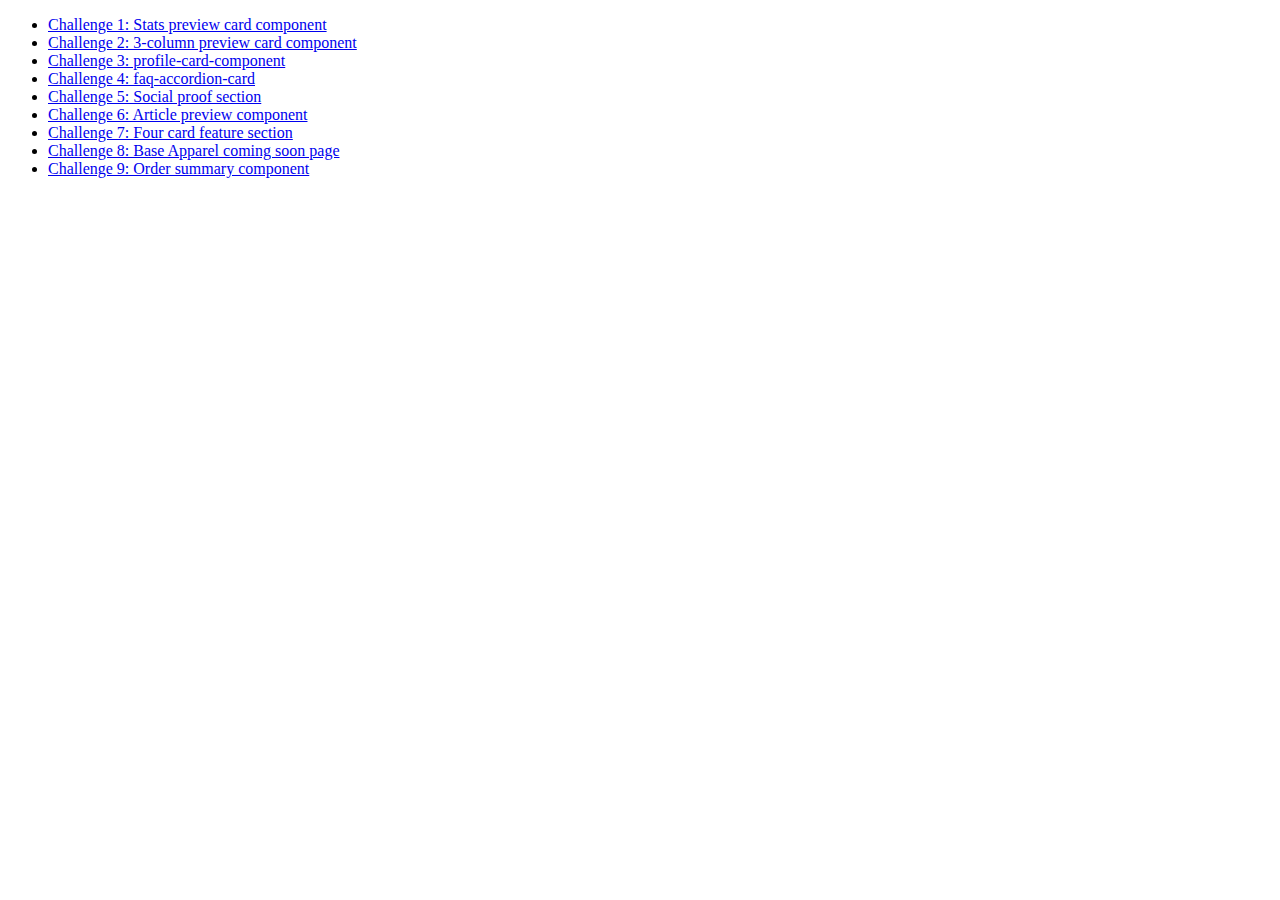
<file: index.html>
<!DOCTYPE html>
<html lang="en">
  <head>
    <meta charset="UTF-8" />
    <meta http-equiv="X-UA-Compatible" content="IE=edge" />
    <meta name="viewport" content="width=device-width, initial-scale=1.0" />

    <title>Frontendmentor Challenges</title>
  </head>
  <body>
    <ul>
      <li>
        <a href="./Stats preview card component/"
          >Challenge 1: Stats preview card component</a
        >
      </li>
      <li>
        <a href="./3-column-preview-card-component-main"
          >Challenge 2: 3-column preview card component</a
        >
      </li>
      <li>
        <a href="./profile-card-component-main"
          >Challenge 3: profile-card-component</a
        >
      </li>
      <li>
        <a href="./faq-accordion-card-main">Challenge 4: faq-accordion-card</a>
      </li>
      <li>
        <a href="./social-proof-section-master/"
          >Challenge 5: Social proof section</a
        >
      </li>
      <li>
        <a href="./article-preview-component-master/"
          >Challenge 6: Article preview component</a
        >
      </li>
      <li>
        <a href="./four-card-feature-section-master/"
          >Challenge 7: Four card feature section</a
        >
      </li>
      <li>
        <a href="./base-apparel-coming-soon-master/"
          >Challenge 8: Base Apparel coming soon page</a
        >
      </li>
      <li>
        <a href="./order-summary-component-main/"
          >Challenge 9: Order summary component</a
        >
      </li>
    </ul>
  </body>
</html>
</file>
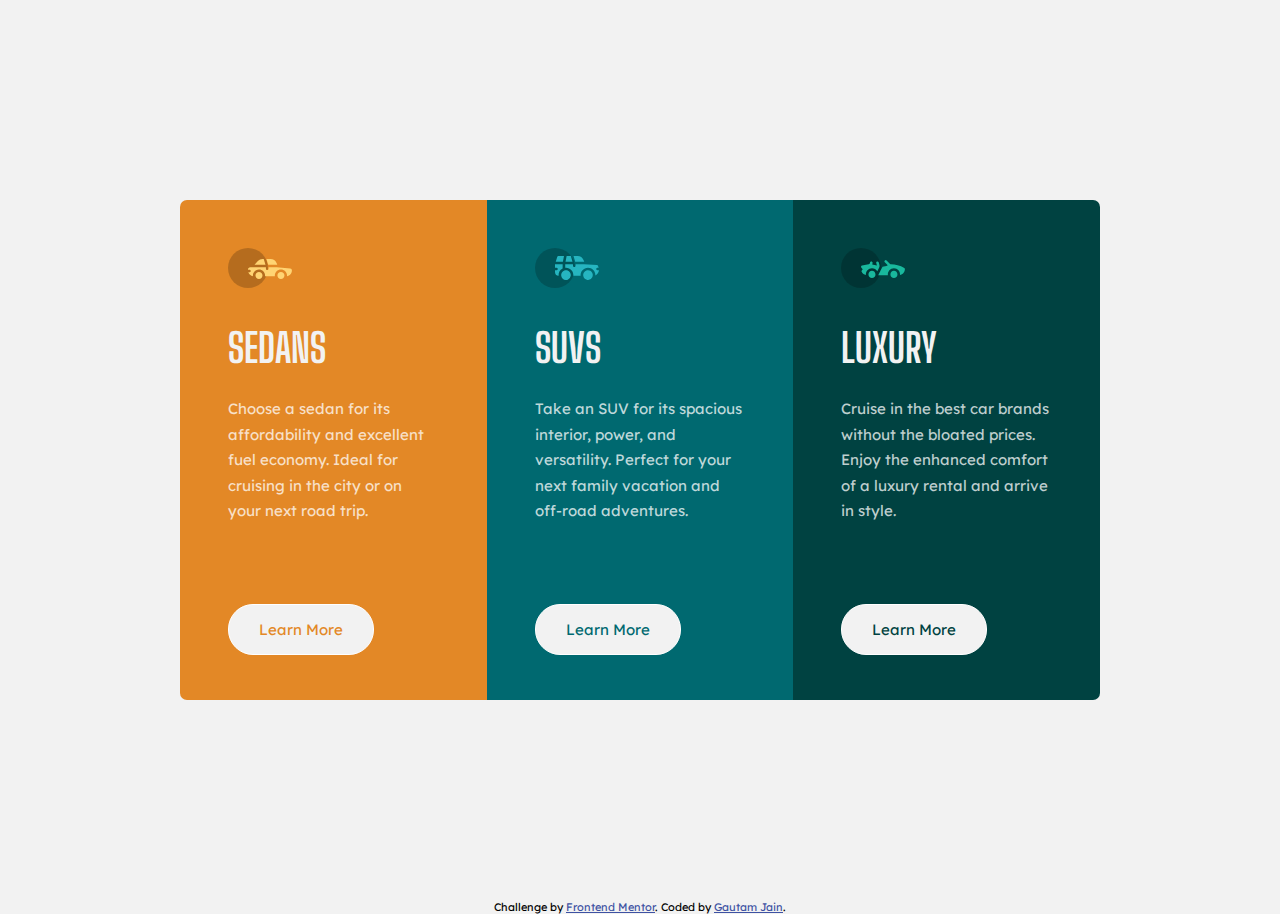
<file: 3-column-preview-card-component-main/index.html>
<!DOCTYPE html>
<html lang="en">
  <head>
    <meta charset="UTF-8" />
    <meta name="viewport" content="width=device-width, initial-scale=1.0" />
    <!-- displays site properly based on user's device -->

    <link
      rel="icon"
      type="image/png"
      sizes="32x32"
      href="./images/favicon-32x32.png"
    />
    <link rel="stylesheet" href="style.css" />
    <title>Frontend Mentor | 3-column preview card component</title>

    <!-- Feel free to remove these styles or customise in your own stylesheet 👍 -->
    <style>
      .attribution {
        font-size: 11px;
        text-align: center;
      }
      .attribution a {
        color: hsl(228, 45%, 44%);
      }
    </style>
  </head>
  <body>
    <main>
      <section>
        <section class="card bright-orange">
          <img src="./images/icon-sedans.svg" alt="" />

          <h1>Sedans</h1>
          <p>
            Choose a sedan for its affordability and excellent fuel economy.
            Ideal for cruising in the city or on your next road trip.
          </p>
          <button class="button">Learn More</button>
        </section>
        <section class="card dark-cyan">
          <img src="./images/icon-suvs.svg" alt="" />
          <h1>SUVs</h1>
          <p>
            Take an SUV for its spacious interior, power, and versatility.
            Perfect for your next family vacation and off-road adventures.
          </p>
          <button class="button">Learn More</button>
        </section>
        <section class="card very-dark-cyan">
          <img src="./images/icon-luxury.svg" alt="" />
          <h1>Luxury</h1>
          <p>
            Cruise in the best car brands without the bloated prices. Enjoy the
            enhanced comfort of a luxury rental and arrive in style.
          </p>
          <button class="button">Learn More</button>
        </section>
      </section>
    </main>

    <div class="attribution">
      Challenge by
      <a href="https://www.frontendmentor.io?ref=challenge" target="_blank"
        >Frontend Mentor</a
      >. Coded by <a href="https://www.gautamji.com">Gautam Jain</a>.
    </div>
  </body>
</html>
</file>
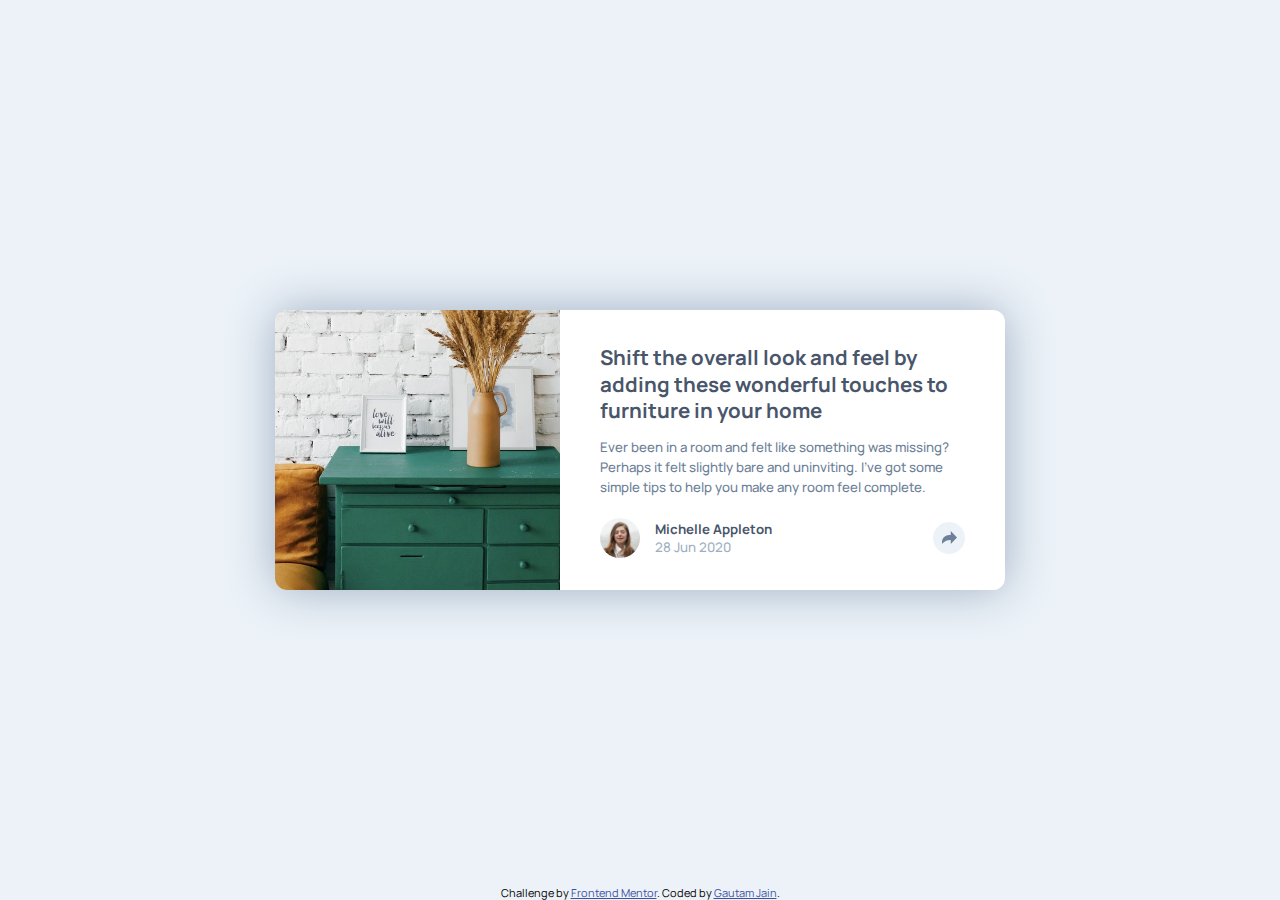
<file: article-preview-component-master/index.html>
<!DOCTYPE html>
<html lang="en">
  <head>
    <meta charset="UTF-8" />
    <meta name="viewport" content="width=device-width, initial-scale=1.0" />
    <!-- displays site properly based on user's device -->

    <link
      rel="icon"
      type="image/png"
      sizes="32x32"
      href="./images/favicon-32x32.png"
    />
    <link rel="stylesheet" href="style.css" />

    <title>Frontend Mentor | Article preview component</title>

    <!-- Feel free to remove these styles or customise in your own stylesheet 👍 -->
    <style>
      .attribution {
        font-size: 11px;
        text-align: center;
      }
      .attribution a {
        color: hsl(228, 45%, 44%);
      }
    </style>
  </head>
  <body>
    <!-- <picture
      style="
        position: absolute;
        opacity: 0.2;
        display: block;
        pointer-events: none;
        z-index: 10;
        top: 0;
        left: 0;
      "
    >
      <source
        media="(min-width:1440px)"
        srcset="./design/desktop-active-state.jpg"
      />
      <img src="./design/mobile-design.jpg" alt="" />
    </picture> -->
    <main>
      <div class="card-image">
        <img src="./images/drawers.jpg" alt="" />
      </div>
      <div class="card-details">
        <h1>
          Shift the overall look and feel by adding these wonderful touches to
          furniture in your home
        </h1>
        <p>
          Ever been in a room and felt like something was missing? Perhaps it
          felt slightly bare and uninviting. I’ve got some simple tips to help
          you make any room feel complete.
        </p>

        <div class="card-actions">
          <div class="author">
            <img class="avatar" src="./images/avatar-michelle.jpg" alt="" />
            <div>
              <h2>Michelle Appleton</h2>
              <h3>28 Jun 2020</h3>
            </div>
            <a class="share-button">
              <img src="./images/icon-share.svg" alt="" />
            </a>
          </div>
          <div class="overlay"></div>
          <div id="share" class="share">
            <span>Share</span>
            <button class="button">
              <img src="./images/icon-facebook.svg" alt="" />
            </button>
            <button class="button">
              <img src="./images/icon-twitter.svg" alt="" />
            </button>
            <button class="button">
              <img src="./images/icon-pinterest.svg" alt="" />
            </button>
          </div>
        </div>
      </div>
    </main>

    <footer class="attribution">
      Challenge by
      <a href="https://www.frontendmentor.io?ref=challenge" target="_blank"
        >Frontend Mentor</a
      >. Coded by <a href="https://gautamji.com">Gautam Jain</a>.
    </footer>
    <script>
      const shareBtn = document.querySelector(".share-button");
      const shareBar = document.querySelector(".share");
      const overlay = document.querySelector(".overlay");
      shareBtn.addEventListener("click", () => {
        shareBar.classList.toggle("show");
        overlay.style.display = "block";
      });
      overlay.addEventListener("click", () => {
        shareBar.classList.remove("show");
        overlay.style.display = "none";
      });
    </script>
  </body>
</html>
</file>
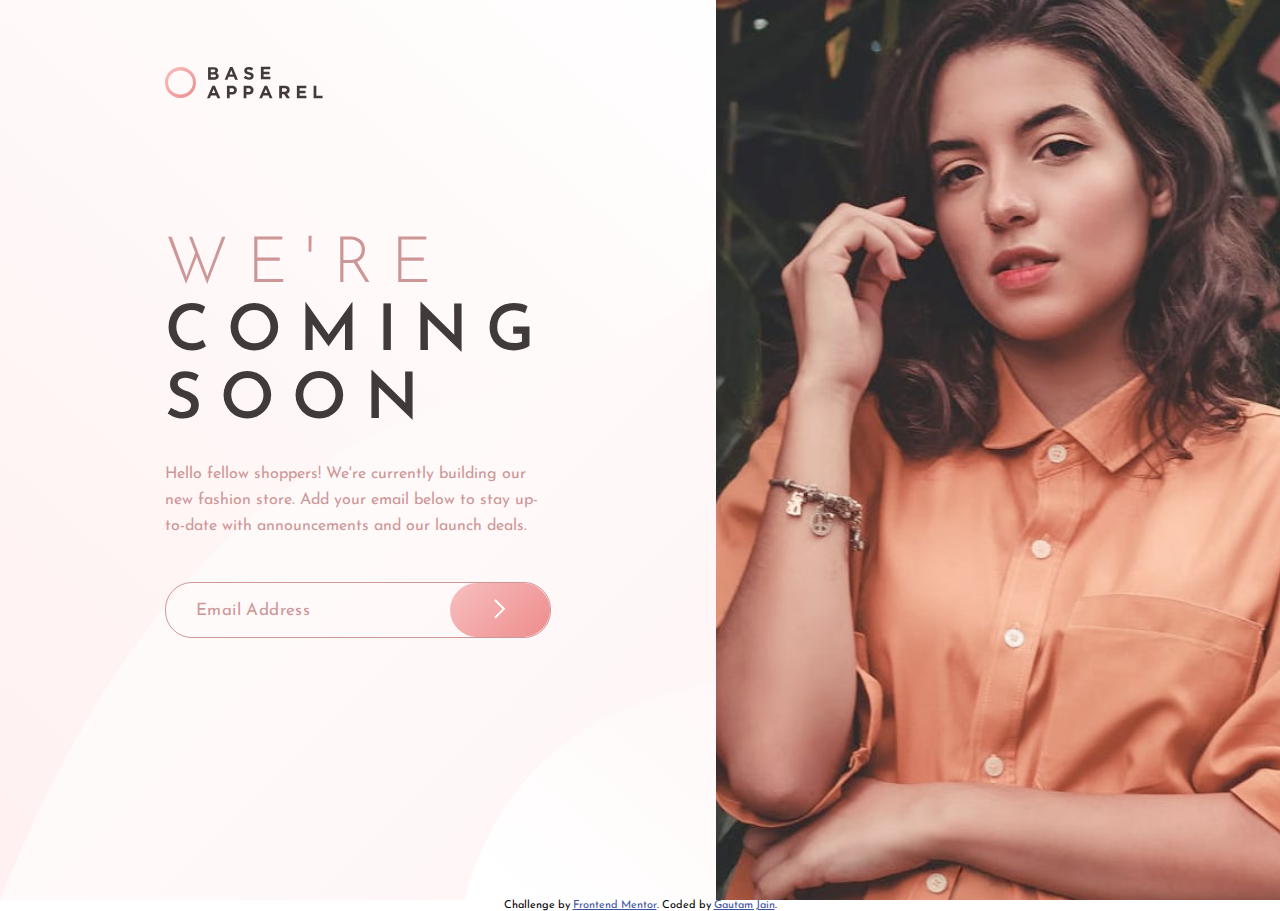
<file: base-apparel-coming-soon-master/index.html>
<!DOCTYPE html>
<html lang="en">
  <head>
    <meta charset="UTF-8" />
    <meta name="viewport" content="width=device-width, initial-scale=1.0" />
    <!-- displays site properly based on user's device -->

    <link
      rel="icon"
      type="image/png"
      sizes="32x32"
      href="./images/favicon-32x32.png"
    />

    <title>Frontend Mentor | Base Apparel coming soon page</title>
    <link rel="stylesheet" href="style.css" />

    <!-- Feel free to remove these styles or customise in your own stylesheet 👍 -->
    <style>
      .attribution {
        font-size: 11px;
        text-align: center;
      }
      .attribution a {
        color: hsl(228, 45%, 44%);
      }
    </style>
  </head>
  <body>
    <!-- <picture
      style="
        position: absolute;
        opacity: 0.2;
        display: block;
        pointer-events: none;
        z-index: 10;
        top: 0;
        left: 0;
      "
    >
      <source media="(min-width:1440px)" srcset="./design/active-states.jpg" />
      <img src="./design/mobile-design.jpg" alt="" />
    </picture> -->
    <main>
      <div class=container>
        <header>
          <img src="./images/logo.svg" alt="" />
        </header>
        <div class=main>
             <div>
               <section class="hero">
                         <img src="./images/hero-mobile.jpg" alt="" />
                       </section>
                       <h1><span> We're </span><span>coming</span><span>soon</span></h1>
                       <p>
                         Hello fellow shoppers! We're currently building our new fashion store. Add
                         your email below to stay up-to-date with announcements and our launch
                         deals.
                       </p>
                       <form action=""></form>
                       <div class="form">
                           <div class="email-form">
                <input type="email" class="email-field" placeholder="Email Address" />
                <img class="error-icon" src="./images/icon-error.svg" alt="" />
                <button onclick="isFormValid()" class="email-submit-btn">
                  <img src="./images/icon-arrow.svg" alt="" class="form__btn-icon" />
                </button>
                           </div>
                           <div class="info"></div>
                       
                       
                       </div>
                       </form>
             </div>
          
        </div>
     
      </div>
     
      <picture >
        <source media="(max-width: 800px)" 
            sizes="1px"
srcset="[data-uri] 1w"/>
        <img src="./images/hero-desktop.jpg" alt="">
      </picture>
    </main>
  

    <footer>
      <p class="attribution">
        Challenge by
        <a href="https://www.frontendmentor.io?ref=challenge" target="_blank"
          >Frontend Mentor</a
        >. Coded by <a href="https://gautamji.com">Gautam Jain</a>.
      </p>
    </footer>
    <script src="script.js"></script>
  </body>
</html>
</file>
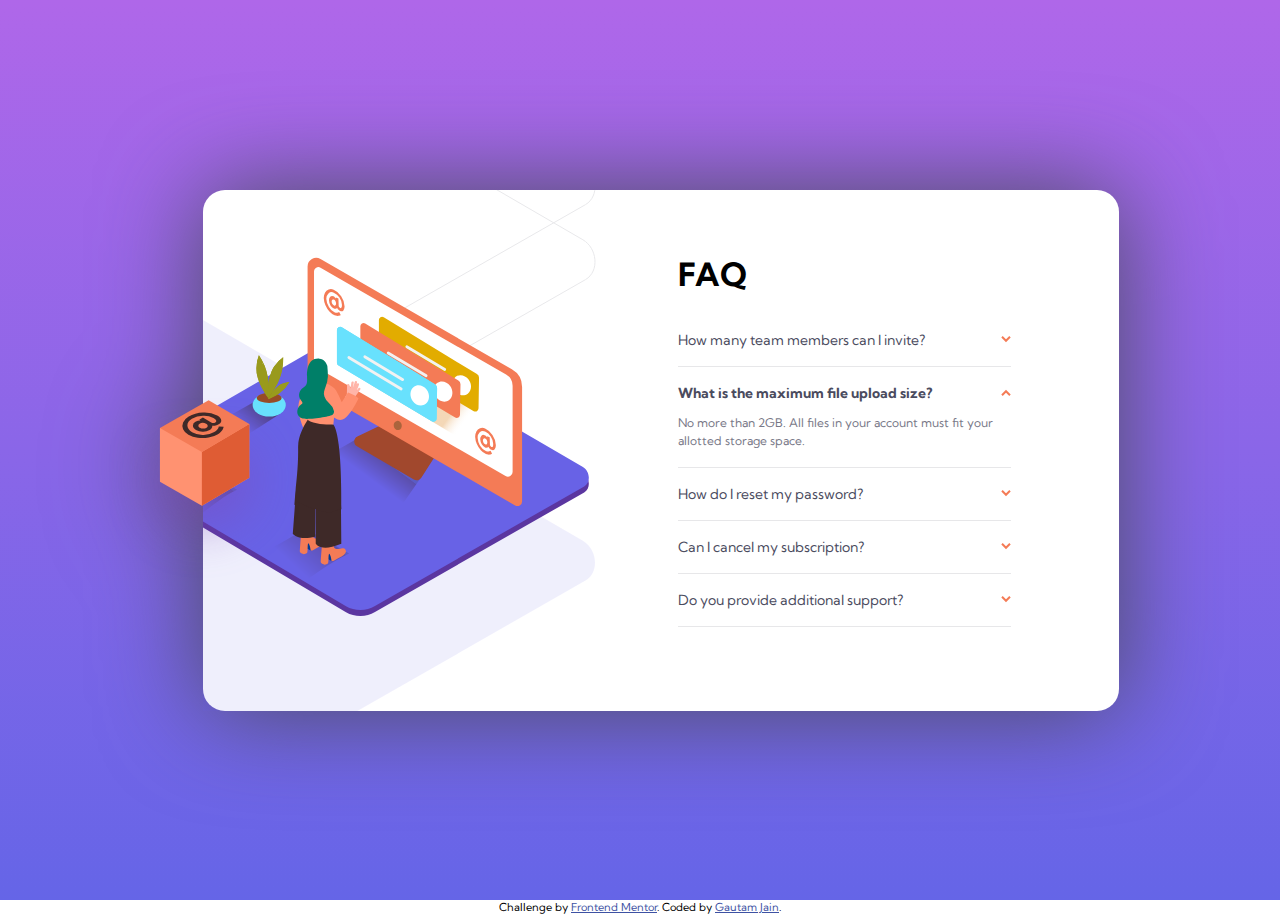
<file: faq-accordion-card-main/index.html>
<!DOCTYPE html>
<html lang="en">
  <head>
    <meta charset="UTF-8" />
    <meta name="viewport" content="width=device-width, initial-scale=1.0" />
    <!-- displays site properly based on user's device -->

    <link
      rel="icon"
      type="image/png"
      sizes="32x32"
      href="./images/favicon-32x32.png"
    />
    <link rel="stylesheet" href="style.css" />

    <title>Frontend Mentor | FAQ Accordion Card</title>

    <!-- Feel free to remove these styles or customise in your own stylesheet 👍 -->
    <style>
      .attribution {
        font-size: 11px;
        text-align: center;
      }
      .attribution a {
        color: hsl(228, 45%, 44%);
      }
    </style>
  </head>
  <body>
    <picture
      style="
        position: absolute;
        opacity: 0.2;
        display: none;
        pointer-events: none;
        z-index: 10;
        top: 0;
        left: 0;
      "
    >
      <source media="(min-width:1440px)" srcset="./design/desktop-design.jpg" />
      <img src="./design/mobile-design.jpg" alt="" />
    </picture>

    <main>
      <section class="card">
        <div class="left">
          <img class="box" src="./images/illustration-box-desktop.svg" alt="" />

          <div class="image-wrapper">
            <img src="./images/illustration-woman-online-desktop.svg" alt="" />
          </div>
          <picture class="mobile-image">
            <img src="./images/illustration-woman-online-mobile.svg" alt="" />
          </picture>
        </div>
        <div class="right">
          <h1>FAQ</h1>
          <ul>
            <li>
              <div class="button">
                <div>How many team members can I invite?</div>
                <img src="./images/icon-arrow-down.svg" alt="" />
              </div>

              <div class="panel">
                You can invite up to 2 additional users on the Free plan. There
                is no limit on team members for the Premium plan.
              </div>
            </li>

            <li>
              <div class="button active">
                <div>What is the maximum file upload size?</div>
                <img src="./images/icon-arrow-down.svg" alt="" />
              </div>

              <div class="panel show">
                No more than 2GB. All files in your account must fit your
                allotted storage space.
              </div>
            </li>
            <li>
              <div class="button">
                <div>How do I reset my password?</div>
                <img src="./images/icon-arrow-down.svg" alt="" />
              </div>

              <div class="panel">
                Click “Forgot password” from the login page or “Change password”
                from your profile page. A reset link will be emailed to you.
              </div>
            </li>
            <li>
              <div class="button">
                <div>Can I cancel my subscription?</div>
                <img src="./images/icon-arrow-down.svg" alt="" />
              </div>

              <div class="panel">
                Yes! Send us a message and we’ll process your request no
                questions asked.
              </div>
            </li>
            <li>
              <div class="button">
                <div>Do you provide additional support?</div>
                <img src="./images/icon-arrow-down.svg" alt="" />
              </div>

              <div class="panel">
                Chat and email support is available 24/7. Phone lines are open
                during normal business hours.
              </div>
            </li>
          </ul>
        </div>
      </section>
    </main>

    <footer class="attribution">
      Challenge by
      <a href="https://www.frontendmentor.io?ref=challenge" target="_blank"
        >Frontend Mentor</a
      >. Coded by <a href="https://gautamji.com">Gautam Jain</a>.
    </footer>
    <script src="./script.js"></script>
  </body>
</html>
</file>
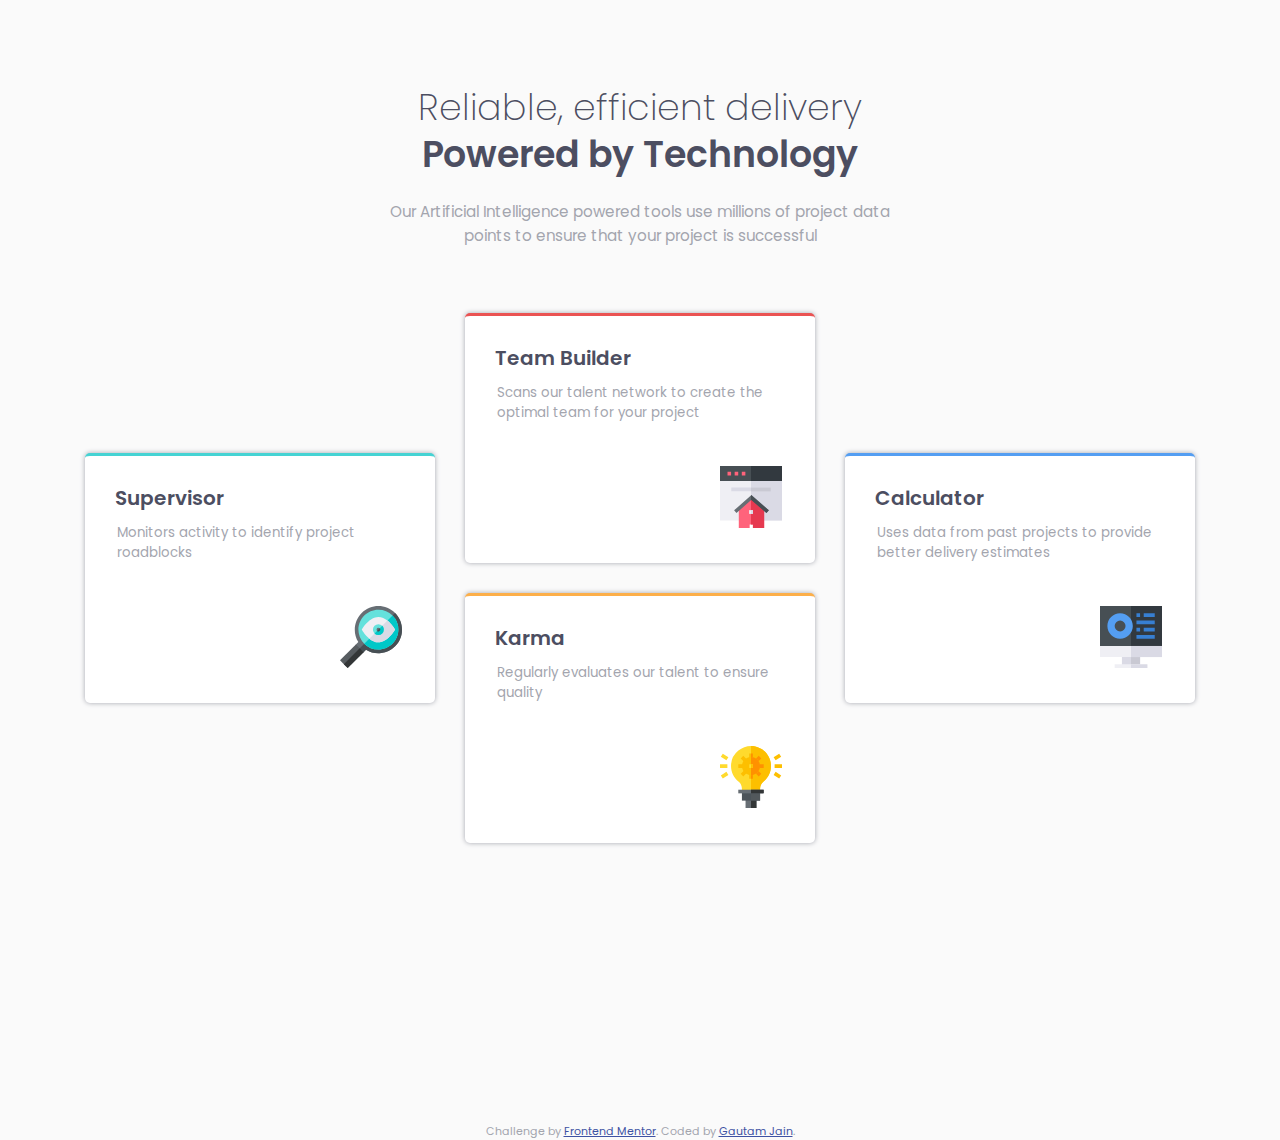
<file: four-card-feature-section-master/index.html>
<!DOCTYPE html>
<html lang="en">
  <head>
    <meta charset="UTF-8" />
    <meta name="viewport" content="width=device-width, initial-scale=1.0" />
    <!-- displays site properly based on user's device -->

    <link
      rel="icon"
      type="image/png"
      sizes="32x32"
      href="./images/favicon-32x32.png"
    />
    <link rel="stylesheet" href="style.css" />

    <title>Frontend Mentor | Four card feature section</title>

    <!-- Feel free to remove these styles or customise in your own stylesheet 👍 -->
    <style>
      .attribution {
        font-size: 11px;
        text-align: center;
      }
      .attribution a {
        color: hsl(228, 45%, 44%);
      }
    </style>
  </head>
  <body>
    <!-- <picture
      style="
        position: absolute;
        opacity: 0.2;
        display: block;
        pointer-events: none;
        z-index: 10;
        top: 0;
        left: 0;
      "
    >
      <source media="(min-width:1440px)" srcset="./design/desktop-design.jpg" />
      <img src="./design/mobile-design.jpg" alt="" />
    </picture> -->
    <main>
      <h1>Reliable, efficient delivery</h1>
      <h2>Powered by Technology</h2>
      <h3>
        Our Artificial Intelligence powered tools use millions of project data
        points to ensure that your project is successful
      </h3>

      <section class="card-container">
        <section class="card cyan">
          <h1>Supervisor</h1>
          <p>Monitors activity to identify project roadblocks</p>
          <img src="./images/icon-supervisor.svg" alt="" />
        </section>
        <section class="card red">
          <h1>Team Builder</h1>
          <p>
            Scans our talent network to create the optimal team for your project
          </p>
          <img src="./images/icon-team-builder.svg" alt="" />
        </section>
        <section class="card orange">
          <h1>Karma</h1>
          <p>Regularly evaluates our talent to ensure quality</p>
          <img src="./images/icon-karma.svg" alt="" />
        </section>
        <section class="card blue">
          <h1>Calculator</h1>
          <p>
            Uses data from past projects to provide better delivery estimates
          </p>
          <img src="./images/icon-calculator.svg" alt="" />
        </section>
      </section>
    </main>

    <footer>
      <p class="attribution">
        Challenge by
        <a href="https://www.frontendmentor.io?ref=challenge" target="_blank"
          >Frontend Mentor</a
        >. Coded by <a href="https://gautamji.com">Gautam Jain</a>.
      </p>
    </footer>
  </body>
</html>
</file>
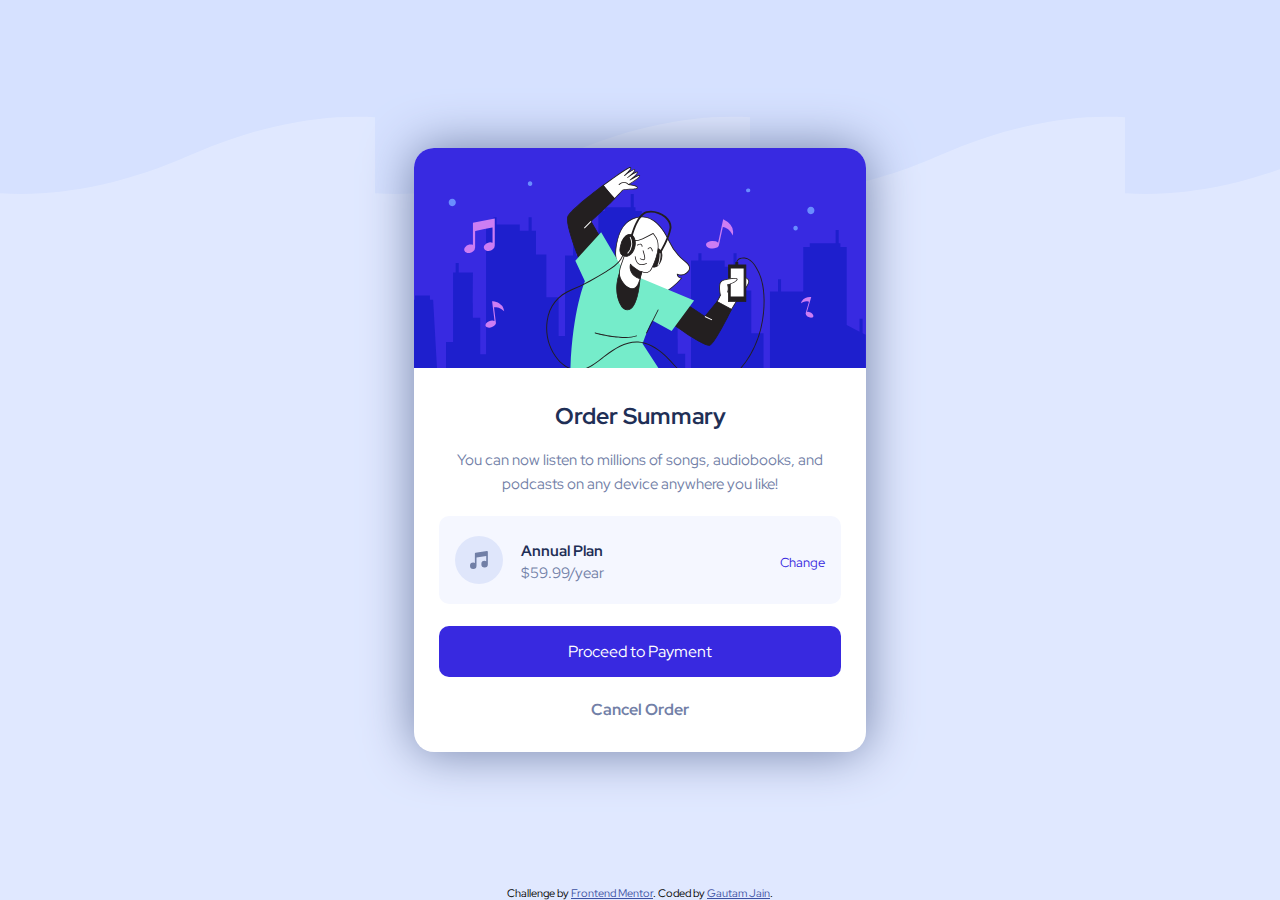
<file: order-summary-component-main/index.html>
<!DOCTYPE html>
<html lang="en">
  <head>
    <meta charset="UTF-8" />
    <meta name="viewport" content="width=device-width, initial-scale=1.0" />
    <!-- displays site properly based on user's device -->

    <link
      rel="icon"
      type="image/png"
      sizes="32x32"
      href="./images/favicon-32x32.png"
    />
    <link rel="stylesheet" href="style.css" />
    <title>Frontend Mentor | Order summary card</title>

    <!-- Feel free to remove these styles or customise in your own stylesheet 👍 -->
    <style>
      .attribution {
        font-size: 11px;
        text-align: center;
      }
      .attribution a {
        color: hsl(228, 45%, 44%);
      }
    </style>
  </head>
  <body>
    <!-- <picture
      style="
        position: absolute;
        opacity: 0.2;
        display: block;
        pointer-events: none;
        z-index: 10;
        top: 0;
        left: 0;
      "
    >
      <source media="(min-width:1440px)" srcset="./design/desktop-design.jpg" />
      <img src="./design/mobile-design.jpg" alt="" />
    </picture> -->
    <main>
      <img src="./images/illustration-hero.svg" alt="" />
      <h1>Order Summary</h1>
      <p>
        You can now listen to millions of songs, audiobooks, and podcasts on any
        device anywhere you like!
      </p>
      <div class="selected-plan">
        <img src="./images/icon-music.svg" alt="" />
        <div>
          <h2>Annual Plan</h2>
          <p>$59.99/year</p>
        </div>
        <a href="" class="change-plan-link">Change</a>
      </div>
      <a href="" class="payment-link">Proceed to Payment</a>
      <a href="" class="cancel-link">Cancel Order</a>
    </main>

    <footer class="attribution">
      Challenge by
      <a href="https://www.frontendmentor.io?ref=challenge" target="_blank"
        >Frontend Mentor</a
      >. Coded by <a href="https://gautamji.com">Gautam Jain</a>.
    </footer>
  </body>
</html>
</file>
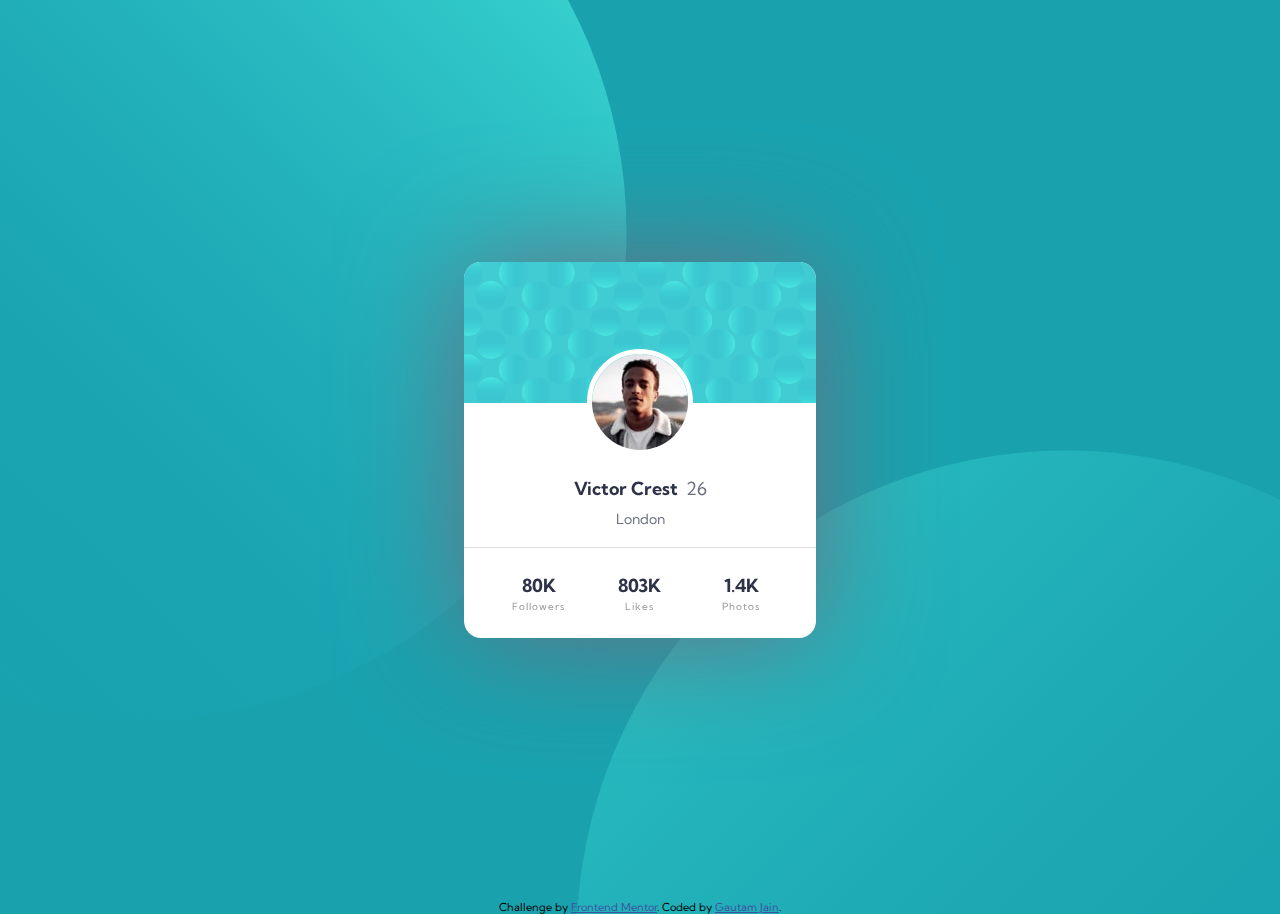
<file: profile-card-component-main/index.html>
<!DOCTYPE html>
<html lang="en">
  <head>
    <meta charset="UTF-8" />
    <meta name="viewport" content="width=device-width, initial-scale=1.0" />
    <!-- displays site properly based on user's device -->
    <link rel="stylesheet" href="style.css" />
  

    <link
      rel="icon"
      type="image/png"
      sizes="32x32"
      href="./images/favicon-32x32.png"
    />

    <title>Frontend Mentor | Profile card component</title>

    <!-- Feel free to remove these styles or customise in your own stylesheet 👍 -->
    <style>
      .attribution {
        font-size: 11px;
        text-align: center;
      }
      .attribution a {
        color: hsl(228, 45%, 44%);
      }
    </style>
  </head>
  <body>

    <main>
      <div class="card">
        <img class="cover" src="./images/bg-pattern-card.svg" alt=''>
        </img>
         <img src="./images/image-victor.jpg" alt="" class="profile-pic" />
        <h1>Victor Crest <span>26</span></h1>
        <h2>London</h2>
        <div class="stats">

          
          <div> <div>80K</div> Followers </div>
          <div> <div>803K</div> Likes</div
          ><div><div> 1.4K</div> Photos</div>
        </div>
      </div>
    </main>

    <footer class="attribution">
      Challenge by
      <a href="https://www.frontendmentor.io?ref=challenge" target="_blank"
        >Frontend Mentor</a
      >. Coded by <a href="https://www.gautamji.com">Gautam Jain</a>.
    </footer>
  </body>
</html>
</file>
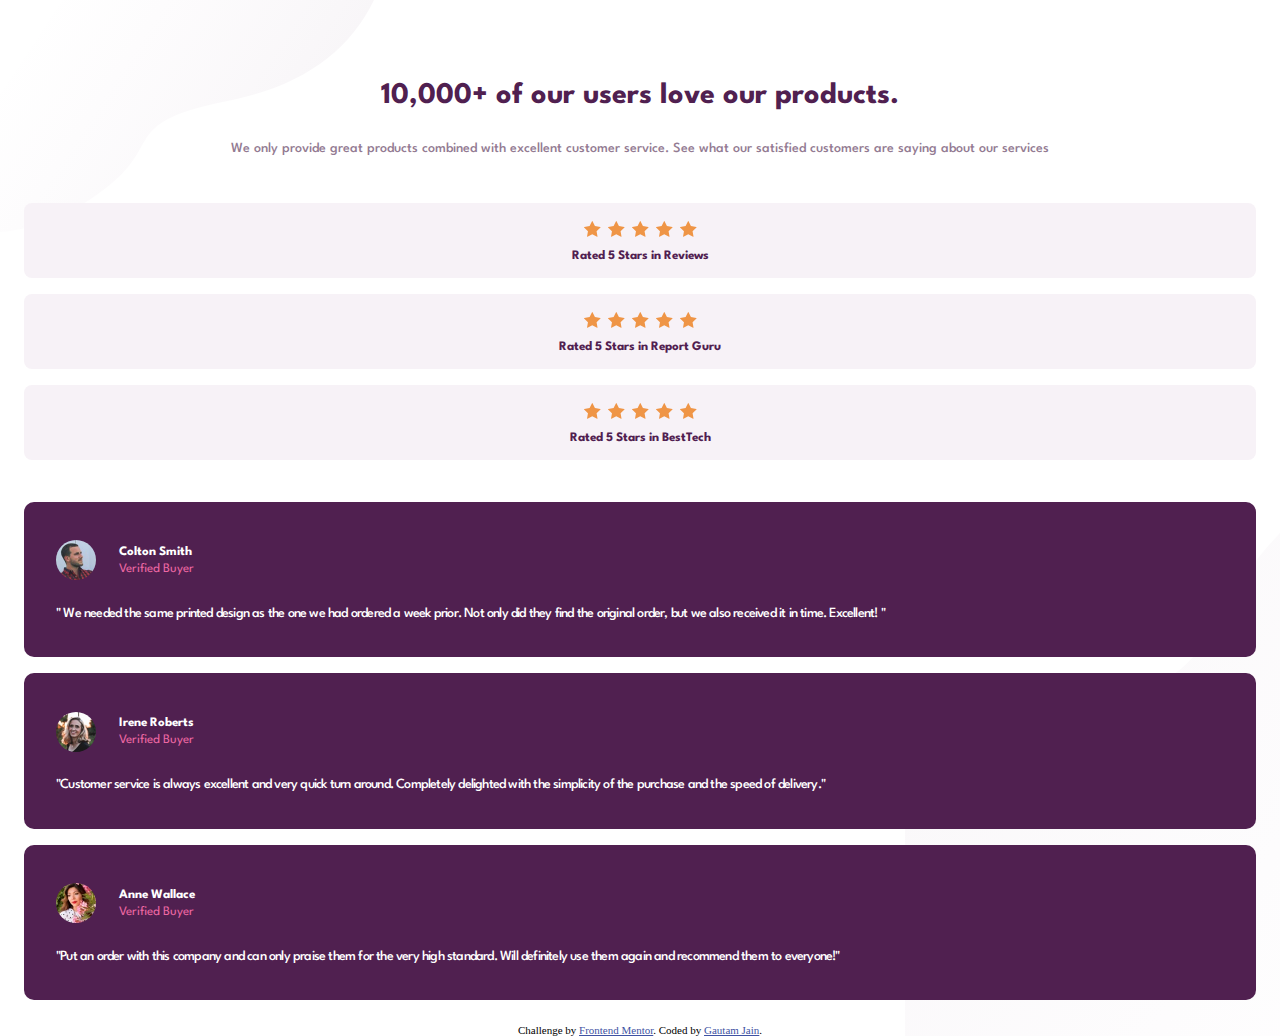
<file: social-proof-section-master/index.html>
<!DOCTYPE html>
<html lang="en">
  <head>
    <meta charset="UTF-8" />
    <meta name="viewport" content="width=device-width, initial-scale=1.0" />
    <!-- displays site properly based on user's device -->

    <link
      rel="icon"
      type="image/png"
      sizes="32x32"
      href="./images/favicon-32x32.png"
    />

    <title>Frontend Mentor | Social proof section</title>
    <link rel="stylesheet" href="style.css" />

    <!-- Feel free to remove these styles or customise in your own stylesheet 👍 -->
    <style>
      .attribution {
        font-size: 11px;
        text-align: center;
      }
      .attribution a {
        color: hsl(228, 45%, 44%);
      }
    </style>
  </head>
  <body>
    <!-- <picture
      style="
        position: absolute;
        opacity: 0.5;
        display: none;
        display: block;
        pointer-events: none;
        z-index: 10;
        top: 0;
        left: 0;
      "
    >
      <source media="(min-width:1440px)" srcset="./design/desktop-design.jpg" />
      <img src="./design/mobile-design.jpg" alt="" />
    </picture> -->

    <main>
      <section class="hero">
        <h1>10,000+ of our users love our products.</h1>
        <p>
          We only provide great products combined with excellent customer
          service. See what our satisfied customers are saying about our
          services
        </p>
      </section>
      <section class="rating">
        <div class="card">
          <div class="stars">
            <img src="./images/icon-star.svg" alt="" />
            <img src="./images/icon-star.svg" alt="" />
            <img src="./images/icon-star.svg" alt="" />
            <img src="./images/icon-star.svg" alt="" />
            <img src="./images/icon-star.svg" alt="" />
          </div>
          <div>Rated 5 Stars in Reviews</div>
        </div>
        <div class="card">
          <div class="stars">
            <img src="./images/icon-star.svg" alt="" />
            <img src="./images/icon-star.svg" alt="" />
            <img src="./images/icon-star.svg" alt="" />
            <img src="./images/icon-star.svg" alt="" />
            <img src="./images/icon-star.svg" alt="" />
          </div>
          <div>Rated 5 Stars in Report Guru</div>
        </div>
        <div class="card">
          <div class="stars">
            <img src="./images/icon-star.svg" alt="" />
            <img src="./images/icon-star.svg" alt="" />
            <img src="./images/icon-star.svg" alt="" />
            <img src="./images/icon-star.svg" alt="" />
            <img src="./images/icon-star.svg" alt="" />
          </div>
          <div>Rated 5 Stars in BestTech</div>
        </div>
      </section>
      <section class="reviews">
        <div class="card">
          <div>
            <div class="title">
              <img src="./images/image-colton.jpg" alt="" />
              <span>
                <h2>Colton Smith</h2>
                <h3>Verified Buyer</h3>
              </span>
            </div>
            <p class="details">
              " We needed the same printed design as the one we had ordered a
              week prior. Not only did they find the original order, but we also
              received it in time. Excellent! "
            </p>
          </div>
        </div>
        <div class="card">
          <div>
            <div class="title">
              <img src="./images/image-irene.jpg" alt="" />
              <span>
                <h2>Irene Roberts</h2>
                <h3>Verified Buyer</h3>
              </span>
            </div>

            <p class="details">
              "Customer service is always excellent and very quick turn around.
              Completely delighted with the simplicity of the purchase and the
              speed of delivery."
            </p>
          </div>
        </div>
        <div class="card">
          <div>
            <div class="title">
              <img src="./images/image-anne.jpg" alt="" />
              <span>
                <h2>Anne Wallace</h2>
                <h3>Verified Buyer</h3>
              </span>
            </div>
            <p class="details">
              "Put an order with this company and can only praise them for the
              very high standard. Will definitely use them again and recommend
              them to everyone!"
            </p>
          </div>
        </div>
      </section>
    </main>

    <div class="attribution">
      Challenge by
      <a href="https://www.frontendmentor.io?ref=challenge" target="_blank"
        >Frontend Mentor</a
      >. Coded by <a href="https://gautamji.com">Gautam Jain</a>.
    </div>
  </body>
</html>
</file>
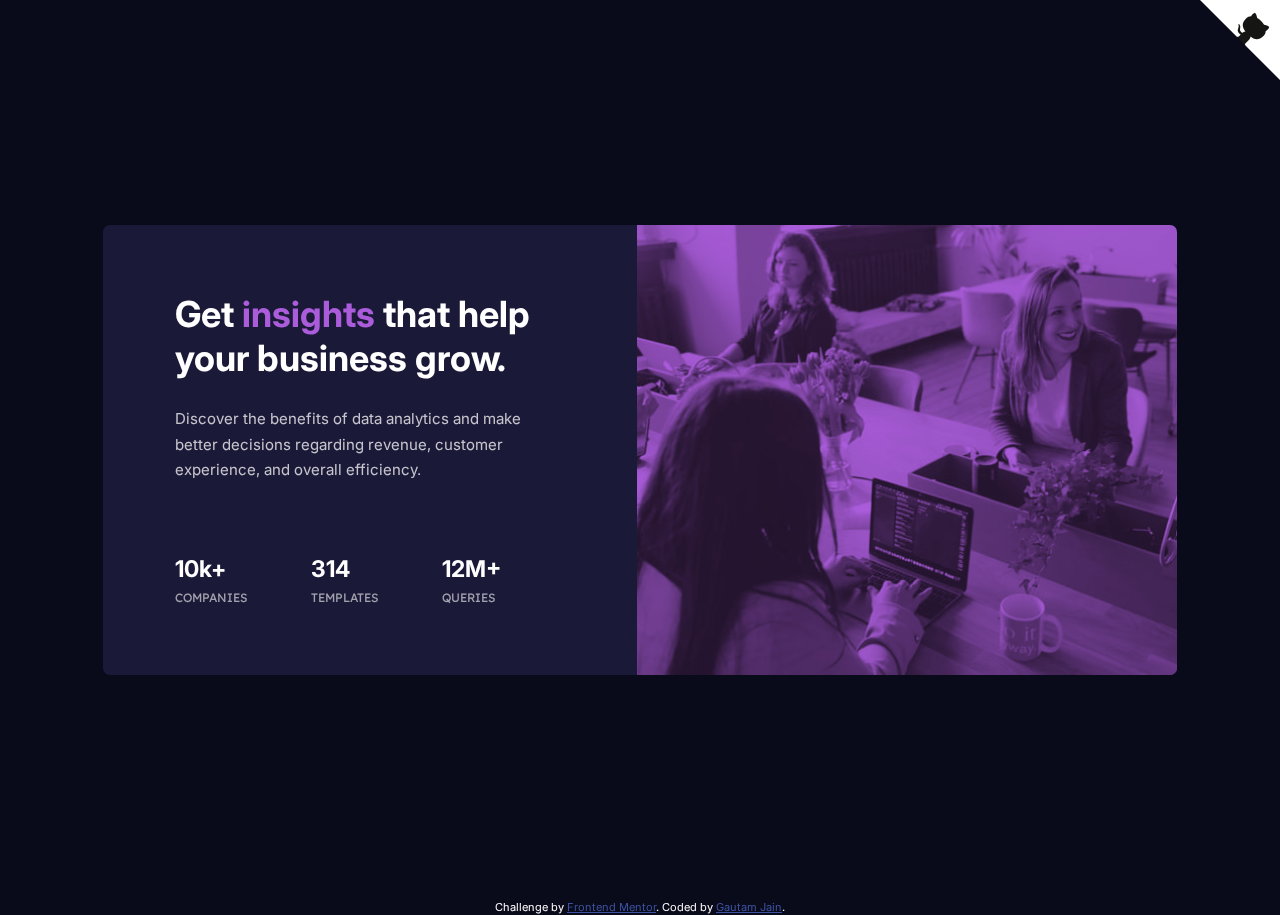
<file: Stats preview card component/index.html>
<!DOCTYPE html>
<html lang="en">
  <head>
    <meta charset="UTF-8" />
    <meta name="viewport" content="width=device-width, initial-scale=1.0" />
    <!-- displays site properly based on user's device -->

    <link
      rel="icon"
      type="image/png"
      sizes="32x32"
      href="./images/favicon-32x32.png"
    />
    <link rel="stylesheet" href="style.css" />
    <title>Frontend Mentor | Stats preview card component</title>

    <!-- Feel free to remove these styles or customise in your own stylesheet 👍 -->
    <style>
      .attribution {
        font-size: 11px;
        text-align: center;
      }
      .attribution a {
        color: hsl(228, 45%, 44%);
      }
    </style>
  </head>
  <body>
    <a
      href="https://github.com/Gautamji/frontendmentor/tree/master/Stats%20preview%20card%20component"
      class="github-corner"
      aria-label="View source on GitHub"
      ><svg
        width="80"
        height="80"
        viewBox="0 0 250 250"
        style="
          fill: #fff;
          color: #151513;
          position: absolute;
          top: 0;
          border: 0;
          right: 0;
        "
        aria-hidden="true"
      >
        <path d="M0,0 L115,115 L130,115 L142,142 L250,250 L250,0 Z"></path>
        <path
          d="M128.3,109.0 C113.8,99.7 119.0,89.6 119.0,89.6 C122.0,82.7 120.5,78.6 120.5,78.6 C119.2,72.0 123.4,76.3 123.4,76.3 C127.3,80.9 125.5,87.3 125.5,87.3 C122.9,97.6 130.6,101.9 134.4,103.2"
          fill="currentColor"
          style="transform-origin: 130px 106px"
          class="octo-arm"
        ></path>
        <path
          d="M115.0,115.0 C114.9,115.1 118.7,116.5 119.8,115.4 L133.7,101.6 C136.9,99.2 139.9,98.4 142.2,98.6 C133.8,88.0 127.5,74.4 143.8,58.0 C148.5,53.4 154.0,51.2 159.7,51.0 C160.3,49.4 163.2,43.6 171.4,40.1 C171.4,40.1 176.1,42.5 178.8,56.2 C183.1,58.6 187.2,61.8 190.9,65.4 C194.5,69.0 197.7,73.2 200.1,77.6 C213.8,80.2 216.3,84.9 216.3,84.9 C212.7,93.1 206.9,96.0 205.4,96.6 C205.1,102.4 203.0,107.8 198.3,112.5 C181.9,128.9 168.3,122.5 157.7,114.1 C157.9,116.9 156.7,120.9 152.7,124.9 L141.0,136.5 C139.8,137.7 141.6,141.9 141.8,141.8 Z"
          fill="currentColor"
          class="octo-body"
        ></path></svg></a
    ><style>
      .github-corner:hover .octo-arm {
        animation: octocat-wave 560ms ease-in-out;
      }
      @keyframes octocat-wave {
        0%,
        100% {
          transform: rotate(0);
        }
        20%,
        60% {
          transform: rotate(-25deg);
        }
        40%,
        80% {
          transform: rotate(10deg);
        }
      }
      @media (max-width: 500px) {
        .github-corner:hover .octo-arm {
          animation: none;
        }
        .github-corner .octo-arm {
          animation: octocat-wave 560ms ease-in-out;
        }
      }
    </style>
    <main>
      <section class="card">
        <picture class="card-image">
          <source
            srcset="./images/image-header-desktop.jpg"
            media="(min-width: 64rem)"
          />
          <img src="./images/image-header-mobile.jpg" alt="" />
        </picture>

        <div class="card-details">
          <h1>
            Get <span class="accent">insights</span> that help your business
            grow.
          </h1>
          <p>
            Discover the benefits of data analytics and make better decisions
            regarding revenue, customer experience, and overall efficiency.
          </p>
          <div class="stats">
            <div>
              10k+
              <div>companies</div>
            </div>
            <div>
              314
              <div>templates</div>
            </div>
            <div>
              12M+
              <div>queries</div>
            </div>
          </div>
        </div>
      </section>
    </main>

    <footer class="attribution">
      Challenge by
      <a href="https://www.frontendmentor.io?ref=challenge" target="_blank"
        >Frontend Mentor</a
      >. Coded by <a href="https://www.gautamji.com">Gautam Jain</a>.
    </footer>
  </body>
</html>
</file>
<file: 3-column-preview-card-component-main/style.css>
@import url("https://fonts.googleapis.com/css2?family=Big+Shoulders+Display:wght@700&family=Lexend+Deca&display=swap");
*,
*::after,
*::before {
  padding: 0;
  margin: 0;
  -webkit-box-sizing: border-box;
          box-sizing: border-box;
}

.bright-orange {
  background: #e38826;
}

.bright-orange button {
  color: #e38826;
}

.dark-cyan {
  background: #006970;
}

.dark-cyan button {
  color: #006970;
}

.very-dark-cyan {
  background: #004241;
}

.very-dark-cyan button {
  color: #004241;
}

body {
  background-color: #f2f2f2;
  font-size: .9375rem;
  font-family: 'Lexend Deca', sans-serif;
}

main {
  display: -webkit-box;
  display: -ms-flexbox;
  display: flex;
  -webkit-box-align: center;
      -ms-flex-align: center;
          align-items: center;
  -webkit-box-pack: center;
      -ms-flex-pack: center;
          justify-content: center;
  height: 100vh;
  width: 100%;
}

main > section {
  display: -webkit-box;
  display: -ms-flexbox;
  display: flex;
  max-width: 57.5rem;
  border-radius: .4375rem;
  overflow: hidden;
  margin: 1.5rem;
}

h1 {
  font-family: 'Big Shoulders Display', cursive;
  color: #f2f2f2;
  margin: 32px 0 24px 0;
  font-size: 40px;
  text-transform: uppercase;
}

p {
  color: rgba(255, 255, 255, 0.75);
  line-height: 1.7;
}

.card {
  padding: 3rem;
  min-height: 500px;
  position: relative;
  width: 100%;
}

.card .button {
  background-color: #f2f2f2;
  font-family: 'Lexend Deca', sans-serif;
  border-radius: 25px;
  padding: 1em 2em;
  border: none;
  font-size: 15px;
  position: absolute;
  bottom: 3em;
  margin-top: 24px;
  border: 1px white solid;
  -webkit-transition: all 0.2s;
  transition: all 0.2s;
}

.card .button:hover {
  color: white;
  background: transparent;
}

footer {
  position: relative;
  text-align: center;
  bottom: 0;
}

@media screen and (max-width: 800px) {
  .card {
    min-height: 0;
  }
  .card .button {
    position: relative;
    bottom: 0;
  }
  main > section {
    display: -webkit-box;
    display: -ms-flexbox;
    display: flex;
    max-width: 57.5rem;
    -webkit-box-orient: vertical;
    -webkit-box-direction: normal;
        -ms-flex-direction: column;
            flex-direction: column;
    border-radius: .4375rem;
    overflow: hidden;
  }
}
/*# sourceMappingURL=style.css.map */
</file>
<file: article-preview-component-master/style.css>
@import url("https://fonts.googleapis.com/css2?family=Manrope:wght@500;700&display=swap");
* {
  padding: 0;
  margin: 0;
  -webkit-box-sizing: border-box;
          box-sizing: border-box;
}

footer {
  position: absolute;
  bottom: 0px;
  text-align: center;
  place-self: center;
}

body {
  background-color: #ecf2f8;
  font-family: 'Manrope', sans-serif;
  display: -ms-grid;
  display: grid;
  height: 100vh;
  position: relative;
}

main {
  place-self: center;
  overflow: hidden;
  max-width: 327px;
  border-radius: 12px;
  background-color: white;
  display: -webkit-box;
  display: -ms-flexbox;
  display: flex;
  -webkit-box-orient: vertical;
  -webkit-box-direction: normal;
      -ms-flex-direction: column;
          flex-direction: column;
  -webkit-box-shadow: 0 0 3rem #9eafc2;
          box-shadow: 0 0 3rem #9eafc2;
}

.card-image {
  width: 100%;
  height: 200px;
  overflow: hidden;
}

.card-image img {
  width: 100%;
  height: 100%;
  -o-object-fit: cover;
     object-fit: cover;
  -o-object-position: center 25%;
     object-position: center 25%;
}

.share-button {
  width: 32px;
  height: 32px;
  border-radius: 100%;
  border: none;
  z-index: 2;
  text-decoration: none;
  background-color: #ecf2f8;
  text-align: center;
  padding: 5px;
}

.card-details {
  display: -webkit-box;
  display: -ms-flexbox;
  display: flex;
  -webkit-box-orient: vertical;
  -webkit-box-direction: normal;
      -ms-flex-direction: column;
          flex-direction: column;
}

.card-details h1 {
  padding: 38px 34px 16px 34px;
  font-size: 1.0165rem;
  color: #48556a;
  font-weight: 700;
  line-height: 1.4;
}

.card-details h2 {
  color: #48556a;
  font-size: 13px;
  font-weight: 700;
}

.card-details h3 {
  font-size: 13px;
  color: #9eafc2;
  font-weight: 500;
}

.card-details p {
  padding: 0 34px 16px 34px;
  font-size: 0.82rem;
  color: #6d7f97;
  font-weight: 500;
  line-height: 1.5;
}

.card-actions {
  padding: 1rem 2rem 1.4rem;
  position: relative;
}

.card-actions .author {
  display: -webkit-box;
  display: -ms-flexbox;
  display: flex;
  gap: 15px;
  -webkit-box-align: center;
      -ms-flex-align: center;
          align-items: center;
}

.card-actions .author > div {
  display: -webkit-box;
  display: -ms-flexbox;
  display: flex;
  -webkit-box-orient: vertical;
  -webkit-box-direction: normal;
      -ms-flex-direction: column;
          flex-direction: column;
  -webkit-box-flex: 1;
      -ms-flex-positive: 1;
          flex-grow: 1;
}

.avatar {
  width: 40px;
  height: 40px;
  border-radius: 100%;
}

.share {
  -webkit-transition: all 0.3s ease-in-out;
  transition: all 0.3s ease-in-out;
  visibility: hidden;
  opacity: 0;
  display: -webkit-box;
  display: -ms-flexbox;
  display: flex;
  position: absolute;
  -webkit-box-align: center;
      -ms-flex-align: center;
          align-items: center;
  background-color: #48556a;
  width: 100%;
  padding: 0 32px;
  bottom: 0;
  top: 0;
  left: 0;
  gap: 16px;
  z-index: 3;
}

.share button {
  background-color: transparent;
  border: none;
}

.share span {
  text-transform: uppercase;
  color: white;
  font-size: 13px;
  letter-spacing: 5px;
}

.overlay {
  position: fixed;
  display: none;
  top: 0;
  bottom: 0;
  left: 0;
  right: 0;
  background-color: transparent;
  z-index: 2;
}

@media screen and (min-width: 750px) {
  main {
    -webkit-box-orient: horizontal;
    -webkit-box-direction: normal;
        -ms-flex-direction: row;
            flex-direction: row;
    max-width: 730px;
    overflow: unset;
  }
  .card-image {
    width: 285px;
    height: auto;
    -ms-flex-negative: 0;
        flex-shrink: 0;
    overflow: hidden;
  }
  .card-image img {
    width: 100%;
    height: 100%;
    -o-object-fit: cover;
       object-fit: cover;
    -o-object-position: left center;
       object-position: left center;
    border-radius: 12px 0 0 12px;
  }
  .card-actions {
    padding: 0.25rem 2.5rem 2rem;
  }
  .card-details {
    display: -webkit-box;
    display: -ms-flexbox;
    display: flex;
    -webkit-box-orient: vertical;
    -webkit-box-direction: normal;
        -ms-flex-direction: column;
            flex-direction: column;
  }
  .card-details h1 {
    padding: 34px 40px 14px 40px;
    font-size: 1.28rem;
    color: #48556a;
    font-weight: 700;
    line-height: 1.3;
  }
  .card-details h2 {
    color: #48556a;
    font-size: 0.83rem;
    font-weight: 700;
  }
  .card-details h3 {
    font-size: 0.83rem;
    color: #9eafc2;
    font-weight: 500;
  }
  .card-details > p {
    padding: 0 40px 16px 40px;
    font-size: 0.83rem;
    color: #6d7f97;
    font-weight: 500;
    line-height: 1.5;
  }
  .share {
    height: 55px;
    width: auto;
    border-radius: 10px;
    padding: 0 38px;
    top: -4.625rem;
    left: 16.5rem;
    gap: 16px;
    opacity: 0;
  }
  .share button {
    background-color: transparent;
    border: none;
  }
  .share span {
    text-transform: uppercase;
    color: white;
    font-size: 13px;
    letter-spacing: 5px;
  }
  .share::after {
    content: '';
    position: absolute;
    background-color: #48556a;
    height: 1rem;
    width: 1rem;
    -webkit-transform: rotate(45deg) translateX(-50%);
            transform: rotate(45deg) translateX(-50%);
    bottom: -0.8rem;
    left: 50%;
  }
}

.show {
  visibility: visible;
  opacity: 1;
}
/*# sourceMappingURL=style.css.map */
</file>
<file: base-apparel-coming-soon-master/style.css>
@import url("https://fonts.googleapis.com/css2?family=Josefin+Sans:wght@300;400;600&display=swap");
*, *::before, *::after {
  padding: 0;
  margin: 0;
  -webkit-box-sizing: border-box;
          box-sizing: border-box;
}

html {
  font-size: 10px;
  font-family: 'Josefin Sans', sans-serif;
}

body {
  height: 100vh;
}

footer {
  position: relative;
  bottom: 0;
  text-align: center;
  margin: 0 auto;
}

main {
  height: 100%;
}

main h1 {
  margin-top: 60px;
  text-align: center;
  font-size: 38px;
  text-transform: uppercase;
  letter-spacing: 12px;
  line-height: 42px;
}

main h1 span {
  display: block;
  font-weight: 600;
  color: #413a3a;
}

main h1 span:nth-child(1) {
  font-weight: 300;
  color: #ce9797;
}

main p {
  padding: 18px 32px;
  font-size: 14px;
  text-align: center;
  color: #ce9797;
  line-height: 21px;
  color: #ce9797;
}

main header {
  padding: 32px;
}

main header img {
  height: 22px;
}

main .hero img {
  width: 100%;
  height: auto;
}

.container {
  background-image: url("./images/bg-pattern-desktop.svg"), linear-gradient(135deg, white, #fff5f5);
  background-size: cover, cover;
}

.form {
  margin: 18px 32px;
  position: relative;
}

.form input[type=email] {
  border: none;
  background-color: transparent;
  font-family: 'Josefin Sans', sans-serif;
  padding: 12px 0 14px 20px;
  letter-spacing: 0.4px;
  color: black;
  -webkit-box-flex: 1;
      -ms-flex-positive: 1;
          flex-grow: 1;
}

.form input[type=email]::-webkit-input-placeholder {
  color: #ce9797;
}

.form input[type=email]:-ms-input-placeholder {
  color: #ce9797;
}

.form input[type=email]::-ms-input-placeholder {
  color: #ce9797;
}

.form input[type=email]::placeholder {
  color: #ce9797;
}

.form .error-icon {
  display: none;
}

.form .info {
  padding: 12px 0 14px 20px;
  color: #f96262;
}

.form input[type=email]:focus {
  outline: none;
}

.form .email-form {
  display: -webkit-box;
  display: -ms-flexbox;
  display: flex;
  -webkit-box-align: center;
      -ms-flex-align: center;
          align-items: center;
  gap: 15px;
  border-radius: 24px;
  border: 1px solid #ce9797;
}

.form .email-form:focus {
  border: 1px solid #ce9797;
  background-color: pink;
}

.form button {
  border: none;
  background-color: #f96262;
  border-radius: 24px;
  background-image: linear-gradient(135deg, #f8bfbf, #ee8c8c);
  height: 44px;
  width: 62px;
  text-align: center;
}

.form button:hover {
  -webkit-box-shadow: 5px 5px 10px #ce9797;
          box-shadow: 5px 5px 10px #ce9797;
}

.hilite {
  outline: 1px solid #f96262;
}

@media screen and (min-width: 500px) {
  main {
    display: -webkit-box;
    display: -ms-flexbox;
    display: flex;
    -webkit-box-pack: justify;
        -ms-flex-pack: justify;
            justify-content: space-between;
  }
  main h1 {
    margin-top: 0;
    text-align: left;
    font-size: 64px;
    letter-spacing: 17.5px;
    line-height: 68px;
  }
  main header {
    padding: 66px 0 130px 0;
  }
  main header img {
    height: 33px;
  }
  main p {
    padding: 25px 0;
    font-size: 16px;
    text-align: left;
    line-height: 26px;
    max-width: 45ch;
  }
  .container {
    padding: 0 16.5rem;
    display: -webkit-box;
    display: -ms-flexbox;
    display: flex;
    -webkit-box-orient: vertical;
    -webkit-box-direction: normal;
        -ms-flex-direction: column;
            flex-direction: column;
    -webkit-box-flex: 1;
        -ms-flex-positive: 1;
            flex-grow: 1;
  }
  .main {
    display: -webkit-box;
    display: -ms-flexbox;
    display: flex;
    -webkit-box-align: center;
        -ms-flex-align: center;
            align-items: center;
  }
  .hero {
    display: none;
  }
  picture {
    height: 100%;
  }
  picture img {
    -o-object-fit: cover;
       object-fit: cover;
    height: 100%;
  }
  .form {
    margin: 1.8rem 0;
    position: relative;
  }
  .form input[type=email] {
    border: none;
    background-color: transparent;
    font-family: 'Josefin Sans', sans-serif;
    padding: 12px 0 12px 30px;
    letter-spacing: 0.4px;
    color: #413a3a;
    -webkit-box-flex: 1;
        -ms-flex-positive: 1;
            flex-grow: 1;
    font-size: 17px;
  }
  .form input[type=email]::-webkit-input-placeholder {
    color: #ce9797;
    font-size: 17px;
  }
  .form input[type=email]:-ms-input-placeholder {
    color: #ce9797;
    font-size: 17px;
  }
  .form input[type=email]::-ms-input-placeholder {
    color: #ce9797;
    font-size: 17px;
  }
  .form input[type=email]::placeholder {
    color: #ce9797;
    font-size: 17px;
  }
  .form .error-icon {
    display: none;
  }
  .form .info {
    padding: 12px 0 14px 20px;
    color: #f96262;
  }
  .form input[type=email]:focus {
    outline: none;
  }
  .form .email-form {
    display: -webkit-box;
    display: -ms-flexbox;
    display: flex;
    -webkit-box-align: center;
        -ms-flex-align: center;
            align-items: center;
    gap: 15px;
    border-radius: 27px;
    border: 1px solid #ce9797;
  }
  .form .email-form:focus {
    border: 1px solid #ce9797;
    background-color: pink;
  }
  .form button {
    border: none;
    border-radius: 27px;
    height: 54px;
    width: 100px;
    text-align: center;
  }
}
/*# sourceMappingURL=style.css.map */
</file>
<file: faq-accordion-card-main/style.css>
@import url("https://fonts.googleapis.com/css2?family=Kumbh+Sans:wght@400;700&display=swap");
*,
*::after,
*::before {
  padding: 0;
  margin: 0;
  -webkit-box-sizing: border-box;
          box-sizing: border-box;
}

body {
  font-size: 14px;
  font-family: 'Kumbh Sans', sans-serif;
  background: -webkit-gradient(linear, left top, left bottom, from(#af67e9), to(#6565e7));
  background: linear-gradient(#af67e9, #6565e7);
  background-repeat: no-repeat;
  height: 100vh;
}

main {
  display: -webkit-box;
  display: -ms-flexbox;
  display: flex;
  -webkit-box-align: center;
      -ms-flex-align: center;
          align-items: center;
  -webkit-box-pack: center;
      -ms-flex-pack: center;
          justify-content: center;
  height: 100%;
}

.card {
  margin: 1.5rem;
  margin-top: 84px;
  background: white;
  border-radius: 1.375rem;
  display: -webkit-box;
  display: -ms-flexbox;
  display: flex;
  -webkit-box-orient: vertical;
  -webkit-box-direction: normal;
      -ms-flex-direction: column;
          flex-direction: column;
  -webkit-filter: drop-shadow(0px 0px 50px #4a4b5e);
          filter: drop-shadow(0px 0px 50px #4a4b5e);
}

.card h1 {
  text-align: center;
  font-size: 32px;
  font-weight: 700;
  margin-bottom: 12px;
  font-family: 'Kumbh Sans', sans-serif;
}

.card li {
  list-style: none;
  border-bottom: solid #e7e7e9 1px;
  padding: 17px 0;
  -webkit-transition: 1s;
  transition: 1s;
  font-family: 'Kumbh Sans', sans-serif;
}

.card .panel {
  padding-top: 12px;
  padding-right: 14px;
  display: none;
  color: #787887;
  line-height: 1.5;
  font-size: 12px;
  font-family: 'Kumbh Sans', sans-serif;
}

.card .button {
  display: -webkit-box;
  display: -ms-flexbox;
  display: flex;
  color: #4a4b5e;
  -webkit-box-pack: justify;
      -ms-flex-pack: justify;
          justify-content: space-between;
  cursor: pointer;
  background-color: white;
}

.card .button img {
  -o-object-fit: contain;
     object-fit: contain;
}

.card .button:hover {
  color: #f47c57;
}

.card .show {
  display: block;
}

.card .hide {
  display: none;
}

.card .active {
  font-weight: 700;
}

.card .active img {
  -webkit-transform: rotate(180deg);
          transform: rotate(180deg);
}

.card .left {
  position: relative;
  background: url("./images/bg-pattern-mobile.svg");
  height: 110px;
  background-repeat: no-repeat;
  background-position: top center;
  text-align: center;
}

.card .left .mobile-image {
  position: relative;
  top: -107px;
  -o-object-fit: contain;
     object-fit: contain;
  -o-object-position: center;
     object-position: center;
  margin-right: 29px;
}

.card .left .image-wrapper {
  display: none;
}

.card .left .box {
  display: none;
}

.card .right {
  padding: 28px 16px 48px 16px;
}

@media screen and (min-width: 1000px) {
  .card {
    font-size: 14px;
    -webkit-box-orient: horizontal;
    -webkit-box-direction: normal;
        -ms-flex-direction: row;
            flex-direction: row;
    width: 916px;
    margin: 0;
    margin-left: 42px;
  }
  .card > div {
    width: 100%;
  }
  .card .right {
    padding: 64px;
    padding-right: 108px;
    padding-left: 64px;
    padding-bottom: 84px;
  }
  .card .left {
    height: auto;
    width: 100%;
    background: url("./images/bg-pattern-desktop.svg");
    background-position: -573px -302px;
    background-repeat: no-repeat;
  }
  .card .left .box {
    display: block;
    position: absolute;
    top: 40%;
    left: -23%;
    z-index: 2;
  }
  .card .left .image-wrapper {
    display: block;
    position: relative;
    overflow: hidden;
    width: 100%;
    height: 100%;
  }
  .card .left .image-wrapper img {
    position: absolute;
    left: -21%;
    top: 13%;
  }
  .card h1 {
    text-align: left;
    margin-bottom: 20px;
  }
  .card .mobile-image {
    display: none;
  }
}
/*# sourceMappingURL=style.css.map */
</file>
<file: four-card-feature-section-master/style.css>
@import url("https://fonts.googleapis.com/css2?family=Poppins:wght@200;400;600&display=swap");
*, *::after, *::before {
  padding: 0;
  margin: 0;
  -webkit-box-sizing: border-box;
          box-sizing: border-box;
}

html {
  font-size: 10px;
}

body {
  font-family: 'Poppins', sans-serif;
  font-size: 1.6rem;
  display: -ms-grid;
  display: grid;
  height: 100%;
  background-color: #fafafa;
}

h1 {
  color: #4c4e61;
}

h2 {
  color: #4c4e61;
}

h3 {
  color: #a3a5ae;
}

p {
  color: #a3a5ae;
}

main {
  text-align: center;
  padding-inline: 3.2rem;
  place-self: center;
}

main > h1 {
  font-family: 'Poppins', sans-serif;
  font-size: 2.44rem;
  font-weight: 200;
  margin-top: 8.2rem;
}

main > h2 {
  font-family: 'Poppins', sans-serif;
  font-size: 2.44rem;
  font-weight: 600;
}

main > h3 {
  font-family: 'Poppins', sans-serif;
  font-size: 1.52rem;
  font-weight: 400;
  margin-top: 1.5rem;
  line-height: 1.6em;
}

.card-container {
  display: -ms-grid;
  display: grid;
  -webkit-box-pack: center;
      -ms-flex-pack: center;
          justify-content: center;
  margin-top: 7.6rem;
  gap: 25px;
}

.card {
  max-width: 350px;
  max-height: 250px;
  border-radius: 5px;
  background-color: white;
  -webkit-box-shadow: 0 0 5px #a3a5ae;
          box-shadow: 0 0 5px #a3a5ae;
  display: -webkit-box;
  display: -ms-flexbox;
  display: flex;
  -webkit-box-orient: vertical;
  -webkit-box-direction: normal;
      -ms-flex-direction: column;
          flex-direction: column;
  text-align: left;
  border-top: #ea5353 solid 3px;
}

.card h1 {
  font-weight: 600;
  font-size: 2rem;
  padding: 2.3rem 0 0 2.7rem;
}

.card p {
  font-weight: 400;
  font-size: 1.33rem;
  padding: 5px 2.7rem 6px 2.7rem;
}

.card img {
  width: 56px;
  margin: 28px;
  -ms-flex-item-align: end;
      align-self: flex-end;
}

.red {
  border-top-color: #ea5353;
}

.cyan {
  border-top-color: #45d3d3;
}

.orange {
  border-top-color: #fcaf4a;
}

.blue {
  border-top-color: #549ef2;
}

@media screen and (min-width: 800px) {
  main > h1 {
    font-size: 3.63rem;
    margin-top: 8rem;
  }
  main > h2 {
    font-size: 3.63rem;
    line-height: 4rem;
  }
  main > h3 {
    margin-top: 2.5rem;
    max-width: 56ch;
    margin-inline: auto;
  }
  .card {
    height: 250px;
  }
  .card h1 {
    padding: 2.7rem 0 0 3rem;
  }
  .card img {
    margin: 33px;
    width: 62px;
  }
  .card p {
    padding: 1rem 2.7rem 1rem 3.2rem;
  }
  .card-container {
    margin-top: 6.4rem;
    -ms-grid-columns: (1fr)[3];
        grid-template-columns: repeat(3, 1fr);
    -ms-grid-rows: (1fr)[3];
        grid-template-rows: repeat(3, 1fr);
    gap: 30px;
  }
  .red {
    -ms-grid-column: 2;
    -ms-grid-column-span: 1;
    grid-column: 2 / 3;
  }
  .cyan {
    -ms-grid-column: 1;
    -ms-grid-column-span: 1;
    grid-column: 1 / 2;
    -ms-grid-row: 1;
    -ms-grid-row-span: 2;
    grid-row: 1 / 3;
    -ms-flex-item-align: center;
        -ms-grid-row-align: center;
        align-self: center;
  }
  .orange {
    -ms-grid-column: 2;
    -ms-grid-column-span: 1;
    grid-column: 2 / 3;
  }
  .blue {
    -ms-grid-column: 3;
    -ms-grid-column-span: 1;
    grid-column: 3 / 4;
    -ms-grid-row: 1;
    -ms-grid-row-span: 2;
    grid-row: 1 / 3;
    -ms-flex-item-align: center;
        -ms-grid-row-align: center;
        align-self: center;
  }
}
/*# sourceMappingURL=style.css.map */
</file>
<file: order-summary-component-main/style.css>
@import url("https://fonts.googleapis.com/css2?family=Red+Hat+Display:wght@500;700;900&display=swap");
* {
  padding: 0;
  margin: 0;
  -webkit-box-sizing: border-box;
          box-sizing: border-box;
}

html {
  font-size: 10px;
  height: 100%;
  font-family: 'Red Hat Display', sans-serif;
}

body {
  background-image: url("./images/pattern-background-mobile.svg");
  background-repeat: repeat-x;
  background-color: #e0e8ff;
  display: -ms-grid;
  display: grid;
  font-size: 1.6rem;
  height: 100%;
}

main {
  -webkit-box-shadow: 0px 0px 50px #7280a7;
          box-shadow: 0px 0px 50px #7280a7;
  background-color: white;
  place-self: center;
  max-width: 452px;
  margin: 24px;
  border-radius: 20px;
  overflow: hidden;
}

main > img {
  width: 100%;
}

main h1 {
  text-align: center;
  font-size: 23px;
  margin-top: 28px;
  color: #1f2f56;
}

main > p {
  text-align: center;
  font-size: 1.52rem;
  margin: 17px 38px;
  line-height: 24px;
  color: #7280a7;
}

main .selected-plan {
  background-color: #f5f7ff;
  padding: 20px 16px;
  border-radius: 10px;
  display: -webkit-box;
  display: -ms-flexbox;
  display: flex;
  margin: 20px 25px;
  -webkit-box-align: center;
      -ms-flex-align: center;
          align-items: center;
}

main .selected-plan h2 {
  font-size: 1.45rem;
  line-height: 25px;
  color: #1f2f56;
}

main .selected-plan p {
  font-size: 1.45rem;
  color: #7280a7;
}

main .selected-plan > img {
  margin-right: 18px;
}

main .selected-plan > div {
  -webkit-box-flex: 1;
      -ms-flex-positive: 1;
          flex-grow: 1;
}

main .payment-link {
  display: block;
  background-color: #3829e0;
  color: white;
  text-decoration: none;
  border-radius: 10px;
  padding: 15px;
  margin: 22px 25px;
  text-align: center;
}

main .cancel-link {
  display: block;
  text-decoration: none;
  color: #7280a7;
  font-weight: 700;
  text-align: center;
  margin: 20px 25px 32px;
  font-weight: 700;
}

main .change-plan-link {
  font-size: 13px;
  display: block;
  text-decoration: none;
  color: #3829e0;
  padding-top: 5px;
}

footer {
  position: absolute;
  bottom: 0;
  text-align: center;
  -ms-grid-column-align: center;
      justify-self: center;
}

@media screen and (min-width: 1440px) {
  body {
    background-image: url("./images/pattern-background-desktop.svg");
    background-repeat: repeat-x;
  }
  main {
    margin: 24px;
  }
  main h1 {
    font-size: 29px;
    margin-top: 40px;
  }
  main > p {
    font-size: 1.6rem;
    margin: 17px 55px;
    line-height: 26px;
  }
  main .selected-plan {
    padding: 18px 24px;
    margin: 20px 50px;
  }
  main .selected-plan h2 {
    font-size: 1.65rem;
    line-height: 32px;
  }
  main .selected-plan p {
    font-size: 1.7rem;
  }
  main .selected-plan > img {
    margin-right: 18px;
  }
  main .payment-link {
    border-radius: 10px;
    padding: 15px;
    margin: 38px 49px 30px;
  }
  main .cancel-link {
    margin: 0px 19px 32px;
  }
  main .change-plan-link {
    font-size: 14px;
    padding-top: 5px;
  }
}
/*# sourceMappingURL=style.css.map */
</file>
<file: profile-card-component-main/style.css>
@import url("https://fonts.googleapis.com/css2?family=Kumbh+Sans:wght@400;700&display=swap");
*,
*::after,
*::before {
  padding: 0;
  margin: 0;
  -webkit-box-sizing: border-box;
          box-sizing: border-box;
}

body {
  font-family: 'Kumbh Sans', sans-serif;
  background: #19a2ae;
  font-size: .9375rem;
  height: 100vh;
  width: 100%;
  background-image: url(./images/bg-pattern-top.svg), url(./images/bg-pattern-bottom.svg);
  background-position: right 51vw bottom 20vh, left 45vw top 50vh;
  background-repeat: no-repeat, no-repeat;
}

main {
  display: -webkit-box;
  display: -ms-flexbox;
  display: flex;
  -webkit-box-align: center;
      -ms-flex-align: center;
          align-items: center;
  -webkit-box-pack: center;
      -ms-flex-pack: center;
          justify-content: center;
  width: 100%;
  height: 100%;
}

.top-bg {
  position: absolute;
}

.bottom-bg {
  position: absolute;
}

.card {
  margin: 24px;
  background: white;
  max-width: 22rem;
  height: 23.5rem;
  border-radius: 1.0625rem;
  overflow: hidden;
  text-align: center;
  position: relative;
  -webkit-filter: drop-shadow(0 0 60px #6a6f81);
          filter: drop-shadow(0 0 60px #6a6f81);
}

.card .cover {
  height: auto;
  width: 100%;
}

.card .profile-pic {
  position: relative;
  border-radius: 100%;
  border: 5px solid white;
  margin-top: -58px;
  margin-bottom: 18px;
}

.card h1 {
  font-weight: 700;
  font-size: 18px;
  color: #2d3248;
}

.card h1 span {
  padding-left: 4px;
  font-weight: 400;
  color: #6a6f81;
}

.card h2 {
  color: #6a6f81;
  font-weight: 400;
  margin-top: 10px;
  font-size: 14px;
}

.card .stats {
  border-top: #dfdede solid 0.1px;
  position: absolute;
  width: 100%;
  display: -webkit-box;
  display: -ms-flexbox;
  display: flex;
  bottom: 0;
  padding: 24px;
}

.card .stats div {
  font-size: 10px;
  color: #969696;
  line-height: 1.5;
  width: 100%;
  text-align: center;
  letter-spacing: 1px;
}

.card .stats div div {
  font-size: 1.125rem;
  font-weight: 700;
  color: #2d3248;
  letter-spacing: normal;
}
/*# sourceMappingURL=style.css.map */
</file>
<file: social-proof-section-master/style.css>
@import url("https://fonts.googleapis.com/css2?family=Spartan:wght@400;500;700&display=swap");
* {
  padding: 0;
  margin: 0;
  -webkit-box-sizing: border-box;
          box-sizing: border-box;
}

body {
  background-image: url("images/bg-pattern-top-mobile.svg"), url("images/bg-pattern-bottom-mobile.svg");
  background-position: left top, right bottom;
  background-repeat: no-repeat, no-repeat;
}

main {
  font-size: 15px;
  font-family: 'Spartan', sans-serif;
  text-align: center;
  padding: 24px;
  display: -ms-grid;
  display: grid;
  gap: 42px;
}

.hero h1 {
  margin-top: 56px;
  margin-bottom: 24px;
  color: #502050;
  line-height: 1.1;
  font-size: 30px;
}

.hero p {
  color: #937b92;
  font-size: 14px;
  line-height: 1.7;
  font-weight: 500;
}

.rating {
  width: 100%;
  display: -webkit-box;
  display: -ms-flexbox;
  display: flex;
  -webkit-box-orient: vertical;
  -webkit-box-direction: normal;
      -ms-flex-direction: column;
          flex-direction: column;
  gap: 16px;
}

.rating .card {
  width: 100%;
  padding: 16px;
  background-color: #f7f2f7;
  border-radius: 8px;
  font-weight: 700;
  font-size: 13px;
  color: #502050;
  display: -webkit-box;
  display: -ms-flexbox;
  display: flex;
  -webkit-box-align: center;
      -ms-flex-align: center;
          align-items: center;
  gap: 8px;
  -webkit-box-orient: vertical;
  -webkit-box-direction: normal;
      -ms-flex-direction: column;
          flex-direction: column;
}

.rating .card .stars {
  padding: 0;
  margin: 0;
}

.rating .card .stars img {
  padding: 2px;
}

.reviews {
  text-align: left;
  display: -webkit-box;
  display: -ms-flexbox;
  display: flex;
  -webkit-box-orient: vertical;
  -webkit-box-direction: normal;
      -ms-flex-direction: column;
          flex-direction: column;
  gap: 16px;
}

.reviews .card {
  background: #502050;
  border-radius: 10px;
  padding: 32px;
  width: 100%;
}

.reviews .card .title {
  display: -webkit-box;
  display: -ms-flexbox;
  display: flex;
  -webkit-box-align: center;
      -ms-flex-align: center;
          align-items: center;
}

.reviews .card .title img {
  border-radius: 100%;
  width: 40px;
}

.reviews .card .title span {
  padding: 12px 23px;
}

.reviews .card .title span h2 {
  color: white;
  font-weight: 700;
  font-size: 13px;
  padding-bottom: 5px;
}

.reviews .card .title span h3 {
  color: #ee68a4;
  font-weight: 400;
  font-size: 13px;
}

.reviews .card .details {
  padding: 0;
  font-size: 14px;
  line-height: 1.6;
  padding-top: 16px;
  letter-spacing: -0.8px;
  font-weight: 500;
  color: white;
}

@media screen and (min-width: 1440px) {
  body {
    background-image: url("images/bg-pattern-top-desktop.svg"), url("images/bg-pattern-bottom-desktop.svg");
    background-position: left top, right bottom;
    background-repeat: no-repeat, no-repeat;
  }
  .hero h1 {
    margin-top: 0;
    padding: 0;
    color: #502050;
    line-height: 1.1;
    font-size: 46px;
  }
  main {
    padding: 130px 164px;
    text-align: left;
    gap: 70px 30px;
    -ms-grid-columns: (1fr)[12];
        grid-template-columns: repeat(12, 1fr);
  }
  main .hero {
    -ms-grid-column: 1;
    -ms-grid-column-span: 5;
    grid-column: 1 / 6;
  }
  main .hero h1 {
    font-size: 45px;
    margin-bottom: 12px;
  }
  main .rating {
    display: -webkit-box;
    display: -ms-flexbox;
    display: flex;
    padding: 16px 0;
    -ms-grid-column: 8;
    -ms-grid-column-span: 5;
    grid-column: 8 / 13;
  }
  main .rating .card {
    display: -webkit-box;
    display: -ms-flexbox;
    display: flex;
    -webkit-box-orient: horizontal;
    -webkit-box-direction: normal;
        -ms-flex-direction: row;
            flex-direction: row;
    gap: 30px;
    padding: 20px 30px;
    line-height: 0;
  }
  main .rating .card:nth-child(1) {
    margin-left: -96px;
  }
  main .rating .card:nth-child(2) {
    margin-left: -48px;
  }
  main .rating .card:nth-child(3) {
    margin-left: 0px;
  }
  main .reviews {
    -webkit-box-orient: horizontal;
    -webkit-box-direction: normal;
        -ms-flex-direction: row;
            flex-direction: row;
    gap: 30px;
    -ms-grid-column-span: 12;
        grid-column-end: span 12;
  }
  main .reviews .card {
    -ms-flex-wrap: nowrap;
        flex-wrap: nowrap;
    width: 100%;
  }
  main .reviews .card:nth-child(1) {
    -ms-flex-item-align: start;
        align-self: flex-start;
  }
  main .reviews .card:nth-child(2) {
    -ms-flex-item-align: center;
        -ms-grid-row-align: center;
        align-self: center;
  }
  main .reviews .card:nth-child(3) {
    margin-top: 34px;
    -ms-flex-item-align: end;
        align-self: flex-end;
  }
}
/*# sourceMappingURL=style.css.map */
</file>
<file: Stats preview card component/style.css>
@import url("https://fonts.googleapis.com/css2?family=Inter:wght@400;700&family=Lexend+Deca&display=swap");
*,
*::after,
*::before {
  padding: 0;
  margin: 0;
  -webkit-box-sizing: border-box;
          box-sizing: border-box;
}

.stats {
  display: -webkit-inline-box;
  display: -ms-inline-flexbox;
  display: inline-flex;
  -webkit-box-pack: justify;
      -ms-flex-pack: justify;
          justify-content: space-between;
  -webkit-box-orient: vertical;
  -webkit-box-direction: normal;
      -ms-flex-direction: column;
          flex-direction: column;
}

.stats div {
  font-size: 1.4375rem;
  font-weight: 700;
  margin-top: 1.875rem;
}

.stats div div {
  font-family: 'Lexend Deca', sans-serif;
  text-transform: uppercase;
  font-size: .75rem;
  font-weight: 400;
  color: rgba(255, 255, 255, 0.6);
  margin-top: .4375rem;
}

h1 {
  font-size: 1.5rem;
}

p {
  font-size: .875rem;
  color: rgba(255, 255, 255, 0.75);
  line-height: 1.7em;
  margin: 1.25rem 0;
}

body {
  height: 100vh;
  font-size: .9375rem;
  font-family: 'Inter', sans-serif;
  color: white;
  background: #090b1a;
}

.accent {
  color: #aa5cdb;
}

.card {
  display: -webkit-box;
  display: -ms-flexbox;
  display: flex;
  -webkit-box-orient: vertical;
  -webkit-box-direction: normal;
      -ms-flex-direction: column;
          flex-direction: column;
  background: #1b1938;
  margin: 1.5rem;
  border-radius: 7px;
  overflow: hidden;
}

.card-details {
  margin: 2.375rem;
  text-align: center;
}

.card-image {
  -webkit-box-flex: 1;
      -ms-flex: 1;
          flex: 1;
  background: #aa5cdb;
  position: relative;
  -ms-flex-negative: 0;
      flex-shrink: 0;
}

.card-image img {
  overflow: hidden;
  width: 100%;
  height: 100%;
  -o-object-fit: cover;
     object-fit: cover;
  mix-blend-mode: multiply;
  opacity: 0.8;
}

main {
  display: -webkit-box;
  display: -ms-flexbox;
  display: flex;
  -webkit-box-align: center;
      -ms-flex-align: center;
          align-items: center;
  -webkit-box-pack: center;
      -ms-flex-pack: center;
          justify-content: center;
  height: 100vh;
}

footer {
  position: relative;
  bottom: 0;
  text-align: center;
  height: .9375rem;
}

@media screen and (min-width: 23.4375rem) {
  .stats {
    -webkit-box-orient: horizontal;
    -webkit-box-direction: normal;
        -ms-flex-direction: row;
            flex-direction: row;
    -webkit-box-pack: justify;
        -ms-flex-pack: justify;
            justify-content: space-between;
    width: 100%;
  }
}

@media screen and (min-width: 64rem) {
  .stats {
    -webkit-box-orient: horizontal;
    -webkit-box-direction: normal;
        -ms-flex-direction: row;
            flex-direction: row;
  }
  .stats > div {
    margin-right: 4rem;
  }
  .card {
    -webkit-box-orient: horizontal;
    -webkit-box-direction: reverse;
        -ms-flex-direction: row-reverse;
            flex-direction: row-reverse;
  }
  .card-details {
    margin: 4.5rem;
    margin-bottom: 4.1875rem;
    margin-top: 4.1875rem;
    text-align: left;
  }
  .card-details p {
    margin-bottom: 2.625rem;
    margin-top: 1.625rem;
    font-size: .9375rem;
    max-width: 40ch;
  }
  h1 {
    font-size: 2.25rem;
    max-width: 16ch;
  }
}
/*# sourceMappingURL=style.css.map */
</file>
